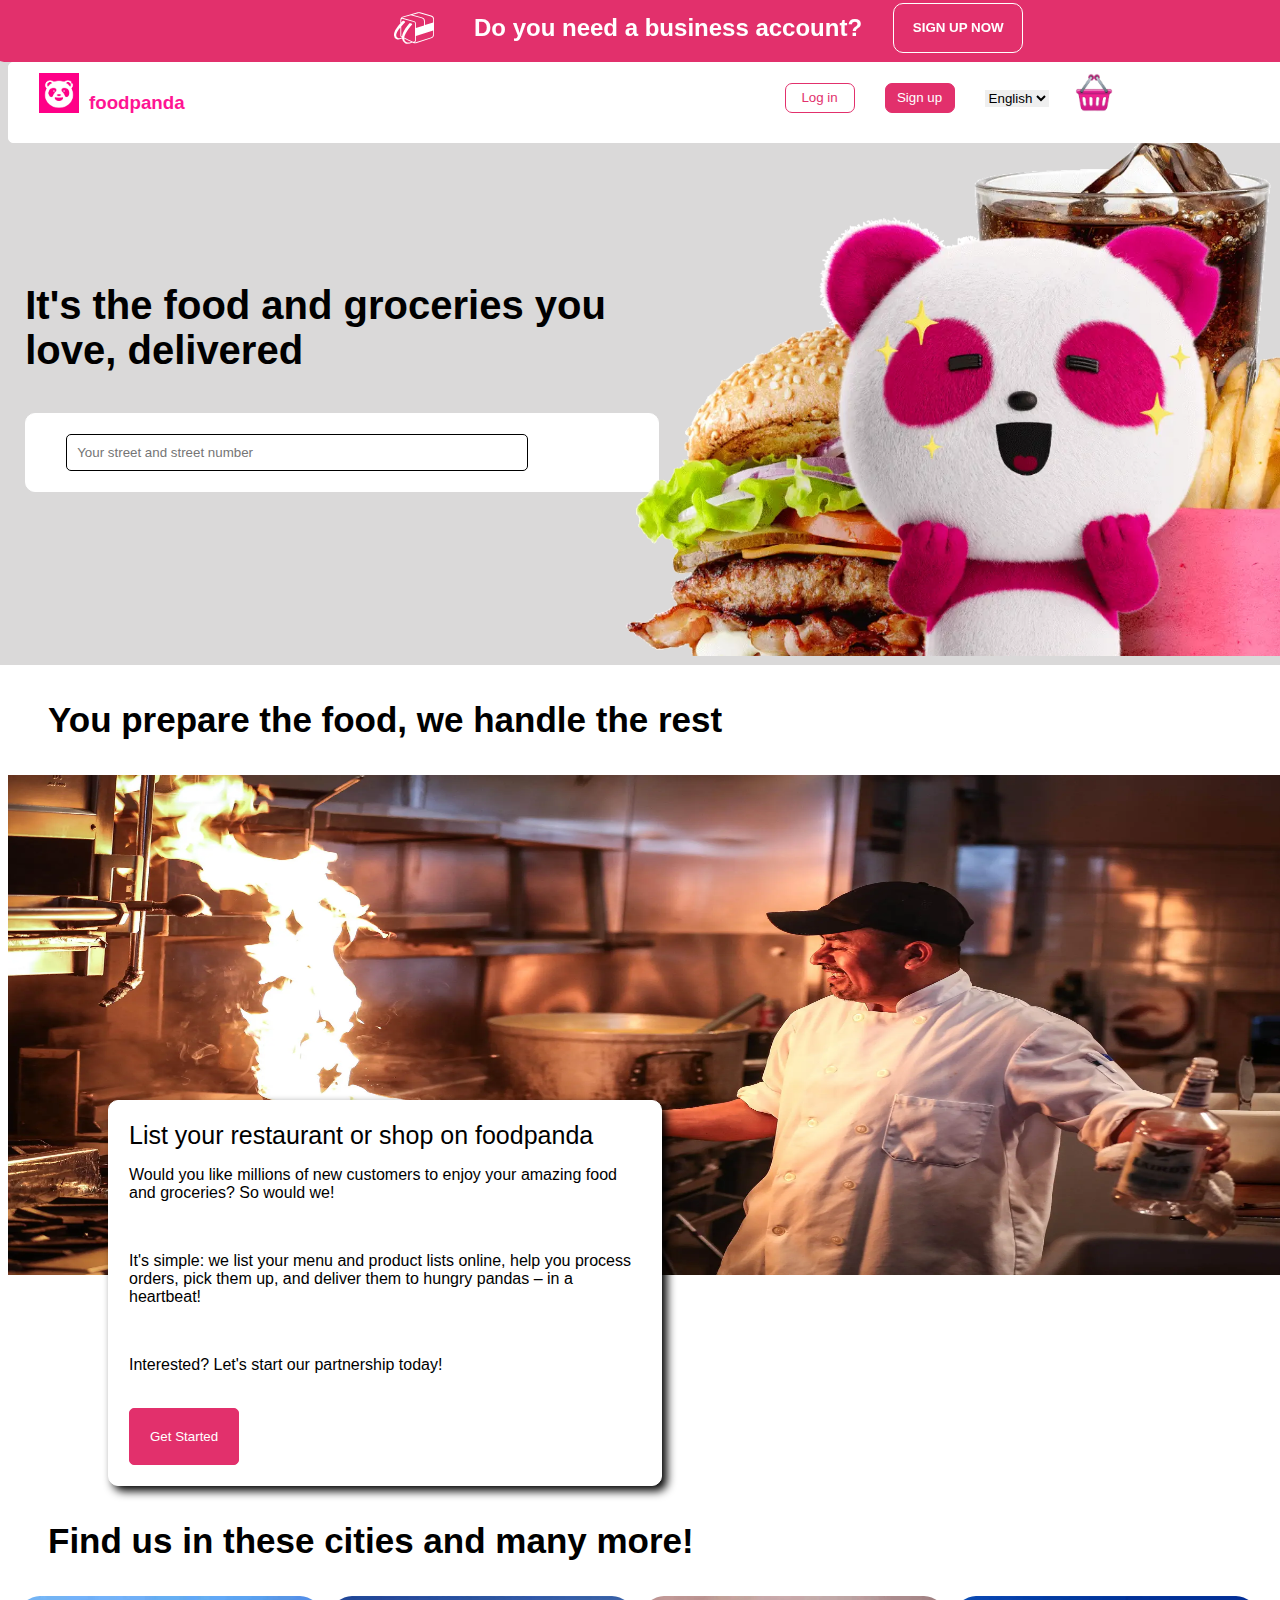
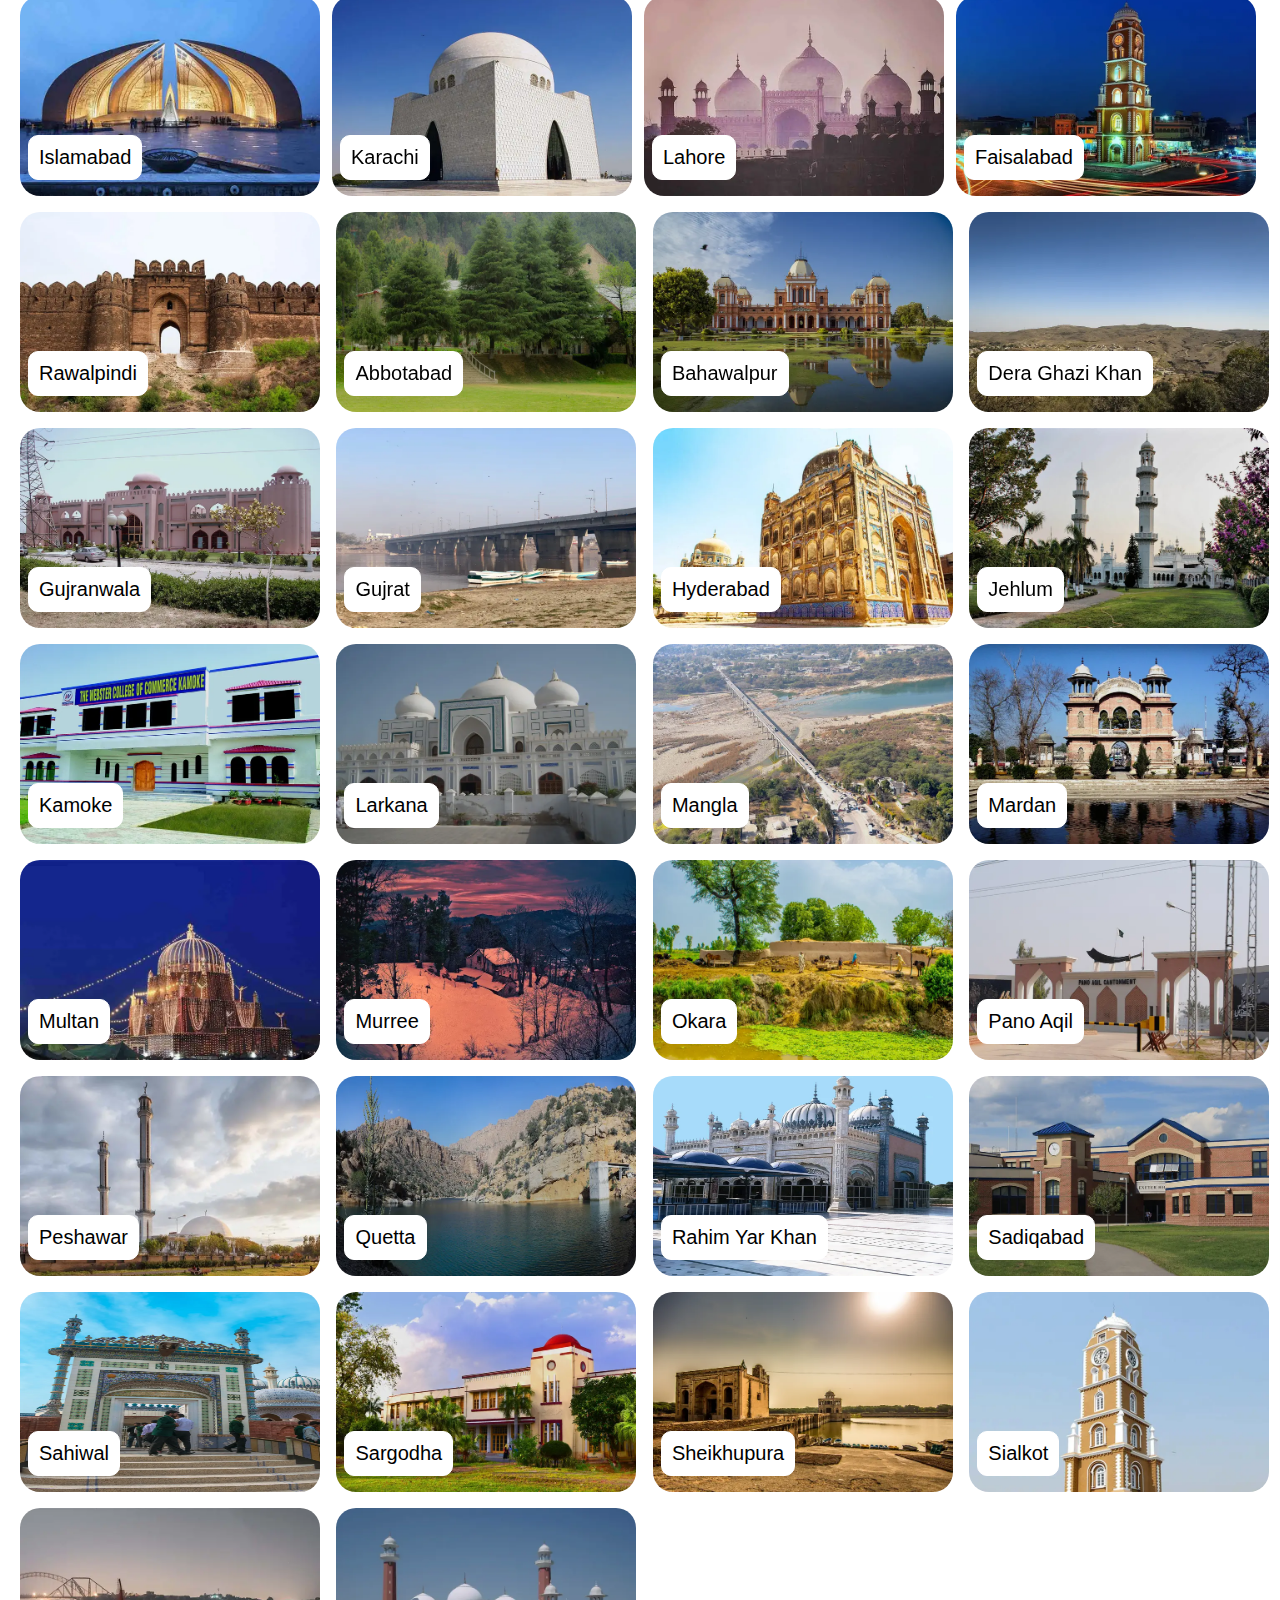
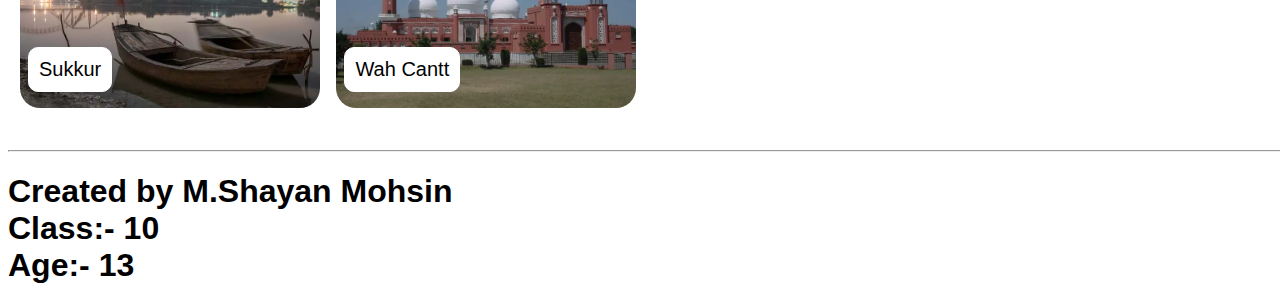
<file: index.html>
<!DOCTYPE html>
<html lang="en">

<head>
    <meta charset="UTF-8">
    <meta name="viewport" content="width=device-width, initial-scale=1.0">
    <title>Food & Grocery Delivery - Restaurants near me in Pakistan | foodpanda</title>
    <link rel="shortcut icon" href="6th Assignment Web & App Image 1 (CSS).png">
    <link rel="stylesheet" href="6th Assignmet Web & App (CSS).css" type="text/css">
</head>
<body>
<div class="Main-Containers">
<div class="Container-1">
<div class="Container-2"><img src="6th Assignment Web & App Image 2 (CSS).svg" alt="" class="Image-1">&nbsp;&nbsp;&nbsp;&nbsp;&nbsp;&nbsp;&nbsp;&nbsp;&nbsp;<div><h2>Do you need a business account?</h2></div>&nbsp;&nbsp;&nbsp;&nbsp;&nbsp;&nbsp;&nbsp; <button type="button" class="Sign-upnow">Sign up now</button></div></div>
<div class="Container-3">
<div class="Container-4"><a href="#"><img src="6th Assignment Web & App Image 3 (CSS).png" class="Image-2" alt=""></a><h3 class="Navbar-2">foodpanda</h3><button class="Login">Log in</button> <button class="Sign-up">Sign up</button><div><select name="EN" class="English"><option value="EN" class="Language">English</option></select></div><img src="6th Assignment Web & App Image 4 (CSS).png" alt="" class="Basket-pic"></div></div></div>
<div class="Container-5"><br><br><br><p>It's the food and groceries you <br>love, delivered <div class="Container-6"><input type="text" class="Location" placeholder="Your street and street number"></div>
</p> <img src="6th Assignment Web & App Image 5 (CSS).webp" alt="" class="Image-5">
</div>

<p class="Middle-Para">
You prepare the food, we handle the rest
</p>
<img src="6th Assignment Web & App Image 6 (CSS).webp" alt="" class="Image-of-chef">
<div class="Container-7"><span class="Text-on-pic">List your restaurant or shop on foodpanda</span><p>Would you like millions of new customers to enjoy your amazing food and groceries? So would we!</p><br><p>It's simple: we list your menu and product lists online, help you process orders, pick them up, and deliver them to hungry pandas – in a heartbeat!</p><br><p>Interested? Let's start our partnership today!</p><br><button>Get Started</button></div>
<p class="Citiesheading">Find us in these cities and many more!</p>
<div class="Container-8">
<div class="cities-div"><div class="Islamabad-image"><img src="6th Assignment Web & App Image 7 (CSS).jpg" alt="" class="cities"><div><input type="button" value="Islamabad" class="Cities-image"></div></div></div>
<div class="cities-div"><div class="Islamabad-image"></div><img src="6th Assignment Web & App (CSS) Image 8.jpg" alt="" class="cities"><div><input type="button" value="Karachi" class="Cities-image"></div></div>
<div class="cities-div"><div class="Islamabad-image"></div><img src="6th Assignment Web & App (CSS) Image 9.jpg" alt="" class="cities"><div><input type="button" value="Lahore" class="Cities-image"></div></div>
<div class="cities-div"><div class="Islamabad-image"></div><img src="6th Assignment Web & App (CSS) Image 10.jpg" alt="" class="cities"><div><input type="button" value="Faisalabad" class="Cities-image"></div></div></div>
<div class="cities-div"><div class="Islamabad-image"></div><img src="6th Assignment Web & App (CSS) Image 11.jpg" alt="" class="cities"><div><input type="button" value="Rawalpindi" class="Cities-image"></div></div></div>
<div class="cities-div"><div class="Islamabad-image"></div><img src="6th Assignment Web & App (CSS) Image 12.jpg" alt="" class="cities"><div><input type="button" value="Abbotabad" class="Cities-image"></div></div></div>
<div class="cities-div"><div class="Islamabad-image"></div><img src="6th Assignment Web & App (CSS) Image 13.jpg" alt="" class="cities"><div><input type="button" value="Bahawalpur" class="Cities-image"></div></div></div>
<div class="cities-div"><div class="Islamabad-image"></div><img src="6th Assignment Web & App (CSS) Image 14.jpg" alt="" class="cities"><div><input type="button" value="Dera Ghazi Khan" class="Cities-image"></div></div></div>
<div class="cities-div"><div class="Islamabad-image"></div><img src="6th Assignment Web & App (CSS) Image 15.jpg" alt="" class="cities"><div><input type="button" value="Gujranwala" class="Cities-image"></div></div></div>
<div class="cities-div"><div class="Islamabad-image"></div><img src="6th Assignment Web & App (CSS) Image 16.jpg" alt="" class="cities"><div><input type="button" value="Gujrat" class="Cities-image"></div></div></div>
<div class="cities-div"><div class="Islamabad-image"></div><img src="6th Assignment Web & App (CSS) Image 17.jpg" alt="" class="cities"><div><input type="button" value="Hyderabad" class="Cities-image"></div></div></div>
<div class="cities-div"><div class="Islamabad-image"></div><img src="6th Assignment Web & App (CSS) Image 18.jpg" alt="" class="cities"><div><input type="button" value="Jehlum" class="Cities-image"></div></div></div>
<div class="cities-div"><div class="Islamabad-image"></div><img src="6th Assignment Web & App (CSS) Image 19.jpg" alt="" class="cities"><div><input type="button" value="Kamoke" class="Cities-image"></div></div></div>
<div class="cities-div"><div class="Islamabad-image"></div><img src="6th Assignment Web & App (CSS) Image 20.jpg" alt="" class="cities"><div><input type="button" value="Larkana" class="Cities-image"></div></div></div>
<div class="cities-div"><div class="Islamabad-image"></div><img src="6th Assignment Web & App (CSS) Image 21.jpg" alt="" class="cities"><div><input type="button" value="Mangla" class="Cities-image"></div></div></div>
<div class="cities-div"><div class="Islamabad-image"></div><img src="6th Assignment Web & App (CSS) Image 22.jpg" alt="" class="cities"><div><input type="button" value="Mardan" class="Cities-image"></div></div></div>
<div class="cities-div"><div class="Islamabad-image"></div><img src="6th Assignment Web & App (CSS) Image 23.jpg" alt="" class="cities"><div><input type="button" value="Multan" class="Cities-image"></div></div></div>
<div class="cities-div"><div class="Islamabad-image"></div><img src="6th Assignment Web & App (CSS) Image 24.jpg" alt="" class="cities"><div><input type="button" value="Murree" class="Cities-image"></div></div></div>
<div class="cities-div"><div class="Islamabad-image"></div><img src="6th Assignment Web & App (CSS) Image 25.jpg" alt="" class="cities"><div><input type="button" value="Okara" class="Cities-image"></div></div></div>
<div class="cities-div"><div class="Islamabad-image"></div><img src="6th Assignment Web & App (CSS) Image 26.jpg" alt="" class="cities"><div><input type="button" value="Pano Aqil" class="Cities-image"></div></div></div>
<div class="cities-div"><div class="Islamabad-image"></div><img src="6th Assignment Web & App (CSS) Image 27.jpg" alt="" class="cities"><div><input type="button" value="Peshawar" class="Cities-image"></div></div></div>
<div class="cities-div"><div class="Islamabad-image"></div><img src="6th Assignment Web & App (CSS) Image 28.jpg" alt="" class="cities"><div><input type="button" value="Quetta" class="Cities-image"></div></div></div>
<div class="cities-div"><div class="Islamabad-image"></div><img src="6th Assignment Web & App (CSS) Image 29.jpg" alt="" class="cities"><div><input type="button" value="Rahim Yar Khan" class="Cities-image"></div></div></div>
<div class="cities-div"><div class="Islamabad-image"></div><img src="6th Assignment Web & App (CSS) Image 30.jpg" alt="" class="cities"><div><input type="button" value="Sadiqabad" class="Cities-image"></div></div></div>
<div class="cities-div"><div class="Islamabad-image"></div><img src="6th Assignment Web & App (CSS) Image 31.jpg" alt="" class="cities"><div><input type="button" value="Sahiwal" class="Cities-image"></div></div></div>
<div class="cities-div"><div class="Islamabad-image"></div><img src="6th Assignment Web & App (CSS) Image 32.jpg" alt="" class="cities"><div><input type="button" value="Sargodha" class="Cities-image"></div></div></div>
<div class="cities-div"><div class="Islamabad-image"></div><img src="6th Assignment Web & App (CSS) Image 33.jpg" alt="" class="cities"><div><input type="button" value="Sheikhupura" class="Cities-image"></div></div></div>
<div class="cities-div"><div class="Islamabad-image"></div><img src="6th Assignment Web & App (CSS) Image 34.jpg" alt="" class="cities"><div><input type="button" value="Sialkot" class="Cities-image"></div></div></div>
<div class="cities-div"><div class="Islamabad-image"></div><img src="6th Assignment Web & App (CSS) Image 35.jpg" alt="" class="cities"><div><input type="button" value="Sukkur" class="Cities-image"></div></div></div>
<div class="cities-div"><div class="Islamabad-image"></div><img src="6th Assignment Web & App (CSS) Image 36.jpg" alt="" class="cities"><div><input type="button" value="Wah Cantt" class="Cities-image"></div></div></div>
</div></div></div>
<br><br><hr>
<h1>Created by M.Shayan Mohsin <br> Class:- 10 <br>Age:- 13</h1>
</body>
</html>
</file>
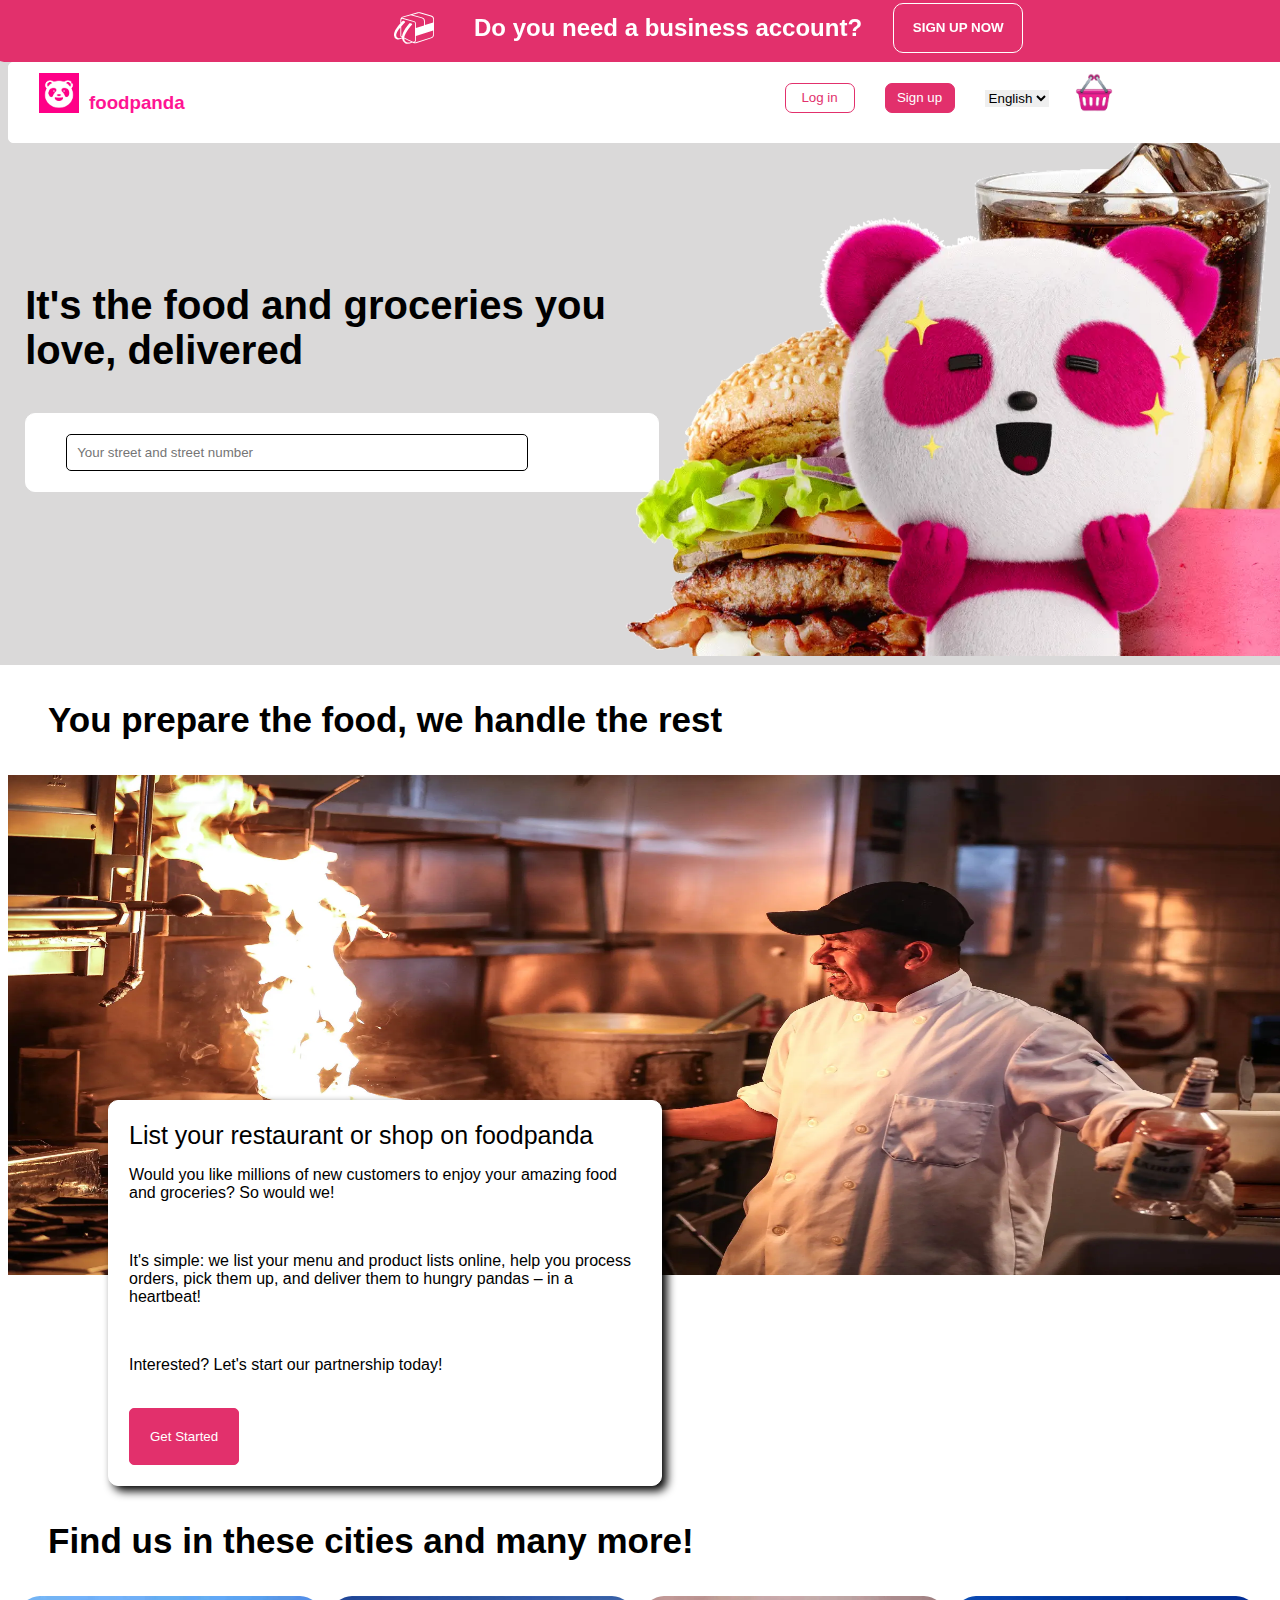
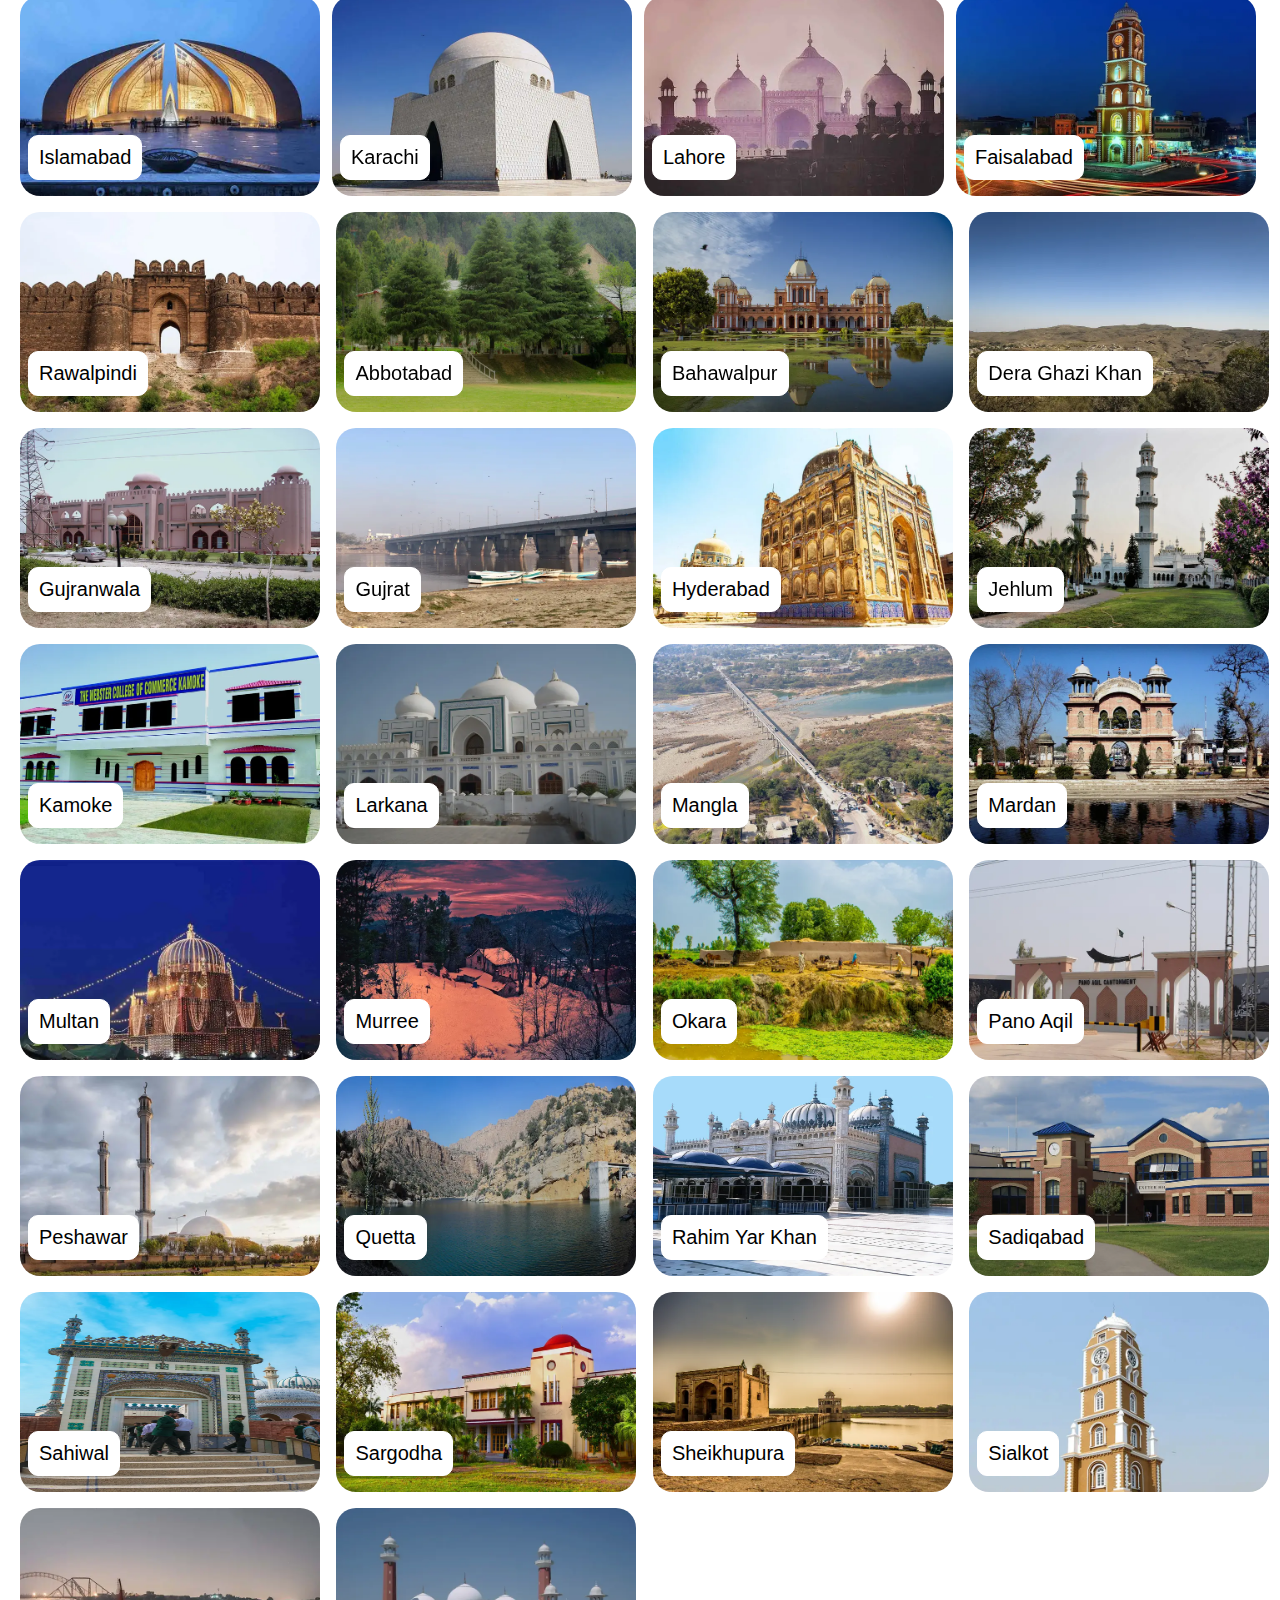
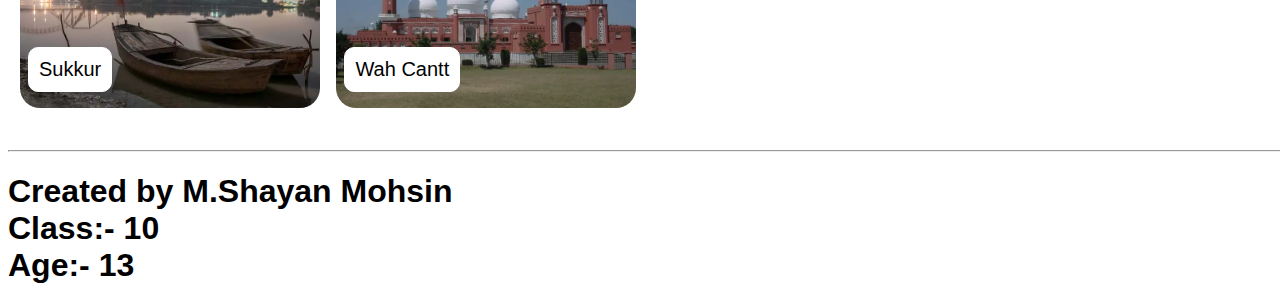
<file: 6th Assignment Web & App (CSS).html>
<!DOCTYPE html>
<html lang="en">

<head>
    <meta charset="UTF-8">
    <meta name="viewport" content="width=device-width, initial-scale=1.0">
    <title>Food & Grocery Delivery - Restaurants near me in Pakistan | foodpanda</title>
    <link rel="shortcut icon" href="6th Assignment Web & App Image 1 (CSS).png">
    <link rel="stylesheet" href="6th Assignmet Web & App (CSS).css" type="text/css">
</head>
<body>
<div class="Main-Containers">
<div class="Container-1">
<div class="Container-2"><img src="6th Assignment Web & App Image 2 (CSS).svg" alt="" class="Image-1">&nbsp;&nbsp;&nbsp;&nbsp;&nbsp;&nbsp;&nbsp;&nbsp;&nbsp;<div><h2>Do you need a business account?</h2></div>&nbsp;&nbsp;&nbsp;&nbsp;&nbsp;&nbsp;&nbsp; <button type="button" class="Sign-upnow">Sign up now</button></div></div>
<div class="Container-3">
<div class="Container-4"><a href="#"><img src="6th Assignment Web & App Image 3 (CSS).png" class="Image-2" alt=""></a><h3 class="Navbar-2">foodpanda</h3><button class="Login">Log in</button> <button class="Sign-up">Sign up</button><div><select name="EN" class="English"><option value="EN" class="Language">English</option></select></div><img src="6th Assignment Web & App Image 4 (CSS).png" alt="" class="Basket-pic"></div></div></div>
<div class="Container-5"><br><br><br><p>It's the food and groceries you <br>love, delivered <div class="Container-6"><input type="text" class="Location" placeholder="Your street and street number"></div>
</p> <img src="6th Assignment Web & App Image 5 (CSS).webp" alt="" class="Image-5">
</div>

<p class="Middle-Para">
You prepare the food, we handle the rest
</p>
<img src="6th Assignment Web & App Image 6 (CSS).webp" alt="" class="Image-of-chef">
<div class="Container-7"><span class="Text-on-pic">List your restaurant or shop on foodpanda</span><p>Would you like millions of new customers to enjoy your amazing food and groceries? So would we!</p><br><p>It's simple: we list your menu and product lists online, help you process orders, pick them up, and deliver them to hungry pandas – in a heartbeat!</p><br><p>Interested? Let's start our partnership today!</p><br><button>Get Started</button></div>
<p class="Citiesheading">Find us in these cities and many more!</p>
<div class="Container-8">
<div class="cities-div"><div class="Islamabad-image"><img src="6th Assignment Web & App Image 7 (CSS).jpg" alt="" class="cities"><div><input type="button" value="Islamabad" class="Cities-image"></div></div></div>
<div class="cities-div"><div class="Islamabad-image"></div><img src="6th Assignment Web & App (CSS) Image 8.jpg" alt="" class="cities"><div><input type="button" value="Karachi" class="Cities-image"></div></div>
<div class="cities-div"><div class="Islamabad-image"></div><img src="6th Assignment Web & App (CSS) Image 9.jpg" alt="" class="cities"><div><input type="button" value="Lahore" class="Cities-image"></div></div>
<div class="cities-div"><div class="Islamabad-image"></div><img src="6th Assignment Web & App (CSS) Image 10.jpg" alt="" class="cities"><div><input type="button" value="Faisalabad" class="Cities-image"></div></div></div>
<div class="cities-div"><div class="Islamabad-image"></div><img src="6th Assignment Web & App (CSS) Image 11.jpg" alt="" class="cities"><div><input type="button" value="Rawalpindi" class="Cities-image"></div></div></div>
<div class="cities-div"><div class="Islamabad-image"></div><img src="6th Assignment Web & App (CSS) Image 12.jpg" alt="" class="cities"><div><input type="button" value="Abbotabad" class="Cities-image"></div></div></div>
<div class="cities-div"><div class="Islamabad-image"></div><img src="6th Assignment Web & App (CSS) Image 13.jpg" alt="" class="cities"><div><input type="button" value="Bahawalpur" class="Cities-image"></div></div></div>
<div class="cities-div"><div class="Islamabad-image"></div><img src="6th Assignment Web & App (CSS) Image 14.jpg" alt="" class="cities"><div><input type="button" value="Dera Ghazi Khan" class="Cities-image"></div></div></div>
<div class="cities-div"><div class="Islamabad-image"></div><img src="6th Assignment Web & App (CSS) Image 15.jpg" alt="" class="cities"><div><input type="button" value="Gujranwala" class="Cities-image"></div></div></div>
<div class="cities-div"><div class="Islamabad-image"></div><img src="6th Assignment Web & App (CSS) Image 16.jpg" alt="" class="cities"><div><input type="button" value="Gujrat" class="Cities-image"></div></div></div>
<div class="cities-div"><div class="Islamabad-image"></div><img src="6th Assignment Web & App (CSS) Image 17.jpg" alt="" class="cities"><div><input type="button" value="Hyderabad" class="Cities-image"></div></div></div>
<div class="cities-div"><div class="Islamabad-image"></div><img src="6th Assignment Web & App (CSS) Image 18.jpg" alt="" class="cities"><div><input type="button" value="Jehlum" class="Cities-image"></div></div></div>
<div class="cities-div"><div class="Islamabad-image"></div><img src="6th Assignment Web & App (CSS) Image 19.jpg" alt="" class="cities"><div><input type="button" value="Kamoke" class="Cities-image"></div></div></div>
<div class="cities-div"><div class="Islamabad-image"></div><img src="6th Assignment Web & App (CSS) Image 20.jpg" alt="" class="cities"><div><input type="button" value="Larkana" class="Cities-image"></div></div></div>
<div class="cities-div"><div class="Islamabad-image"></div><img src="6th Assignment Web & App (CSS) Image 21.jpg" alt="" class="cities"><div><input type="button" value="Mangla" class="Cities-image"></div></div></div>
<div class="cities-div"><div class="Islamabad-image"></div><img src="6th Assignment Web & App (CSS) Image 22.jpg" alt="" class="cities"><div><input type="button" value="Mardan" class="Cities-image"></div></div></div>
<div class="cities-div"><div class="Islamabad-image"></div><img src="6th Assignment Web & App (CSS) Image 23.jpg" alt="" class="cities"><div><input type="button" value="Multan" class="Cities-image"></div></div></div>
<div class="cities-div"><div class="Islamabad-image"></div><img src="6th Assignment Web & App (CSS) Image 24.jpg" alt="" class="cities"><div><input type="button" value="Murree" class="Cities-image"></div></div></div>
<div class="cities-div"><div class="Islamabad-image"></div><img src="6th Assignment Web & App (CSS) Image 25.jpg" alt="" class="cities"><div><input type="button" value="Okara" class="Cities-image"></div></div></div>
<div class="cities-div"><div class="Islamabad-image"></div><img src="6th Assignment Web & App (CSS) Image 26.jpg" alt="" class="cities"><div><input type="button" value="Pano Aqil" class="Cities-image"></div></div></div>
<div class="cities-div"><div class="Islamabad-image"></div><img src="6th Assignment Web & App (CSS) Image 27.jpg" alt="" class="cities"><div><input type="button" value="Peshawar" class="Cities-image"></div></div></div>
<div class="cities-div"><div class="Islamabad-image"></div><img src="6th Assignment Web & App (CSS) Image 28.jpg" alt="" class="cities"><div><input type="button" value="Quetta" class="Cities-image"></div></div></div>
<div class="cities-div"><div class="Islamabad-image"></div><img src="6th Assignment Web & App (CSS) Image 29.jpg" alt="" class="cities"><div><input type="button" value="Rahim Yar Khan" class="Cities-image"></div></div></div>
<div class="cities-div"><div class="Islamabad-image"></div><img src="6th Assignment Web & App (CSS) Image 30.jpg" alt="" class="cities"><div><input type="button" value="Sadiqabad" class="Cities-image"></div></div></div>
<div class="cities-div"><div class="Islamabad-image"></div><img src="6th Assignment Web & App (CSS) Image 31.jpg" alt="" class="cities"><div><input type="button" value="Sahiwal" class="Cities-image"></div></div></div>
<div class="cities-div"><div class="Islamabad-image"></div><img src="6th Assignment Web & App (CSS) Image 32.jpg" alt="" class="cities"><div><input type="button" value="Sargodha" class="Cities-image"></div></div></div>
<div class="cities-div"><div class="Islamabad-image"></div><img src="6th Assignment Web & App (CSS) Image 33.jpg" alt="" class="cities"><div><input type="button" value="Sheikhupura" class="Cities-image"></div></div></div>
<div class="cities-div"><div class="Islamabad-image"></div><img src="6th Assignment Web & App (CSS) Image 34.jpg" alt="" class="cities"><div><input type="button" value="Sialkot" class="Cities-image"></div></div></div>
<div class="cities-div"><div class="Islamabad-image"></div><img src="6th Assignment Web & App (CSS) Image 35.jpg" alt="" class="cities"><div><input type="button" value="Sukkur" class="Cities-image"></div></div></div>
<div class="cities-div"><div class="Islamabad-image"></div><img src="6th Assignment Web & App (CSS) Image 36.jpg" alt="" class="cities"><div><input type="button" value="Wah Cantt" class="Cities-image"></div></div></div>
</div></div></div>
<br><br><hr>
<h1>Created by M.Shayan Mohsin <br> Class:- 10 <br>Age:- 13</h1>
</body>
</html>
</file>
<file: 6th Assignmet Web & App (CSS).css>
body{
    font-family: Arial, Helvetica, sans-serif;
    width: 100%;
    font-family: Arial, Helvetica, sans-serif;
}
.Container-1{
    background-color: #e2306c;
    width: 1400px;
    color: white;
    border-radius: 10px;
    display: flex;
    margin-top: -1%;
    margin-right: -1%;
    margin-left: -1%;
    padding: 0%;
    position: relative;
}
.Container-2{
    display: flex;
    margin-left: 400px;
    margin-right: -1%;
}
.Image-1{
    width: 40px;
    height: 40px;
    margin: auto;
    -webkit-filter: invert(100%);
}
.Sign-upnow{
    background-color: #e2306c;
    color: white;
    border: 1px solid white;
    border-radius: 10px;
    margin: auto;
   height: 50px;
   width: 130px;
   font-weight: bold;
    text-transform: uppercase;
    cursor: pointer;
}
.Sign-upnow:hover{
    background-color: white;
    color: #e2306c;
}
.Container-3{
    background-color: white;
    border: 1px solid white;
    border-radius: 5px;
    padding: 10px;
    width: 100%;
    padding-left: 30px;
    color: deeppink;
    display: flex;
}
.Container-4{
    display: flex;
}
.Container-5{
    font-size: 30px;

}
.Image-2{
width: 40px;
height: 40px;
margin: auto;
display: inline-block;
}
.Container-3{
    background-color: white;
    position: relative;
    padding-top: 10px;
    padding-bottom: 10px;
}
.Navbar-2{
    padding-left: 10px;
}
.Login{
color: #e2306c;
border: 1px solid #e2306c;
border-radius: 7px;
height: 30px;
background-color: white;
width: 70px;
margin-top: 10px;
margin-bottom: 10px;
margin-left: 600px;
cursor: pointer;
}
.Sign-up{
    background-color: #e2306c;
    color: white;
    border-radius: 7px;
    height: 30px;
    width: 70px;
    margin-top: 10px;
    margin-bottom: 10px;
    margin-left: 30px;
    cursor: pointer;
    border: 1px solid #e2306c;
}
.English{
    border: 1px none;
    margin-left: 30px;
    margin-top: 17px;
}
.Basket-pic{
    width: 50px;
    height: 40px;
    margin-left: 20px;
    cursor: pointer;
}
 .Container-5{
    background-color: #dad9d9;
    font-size: 40px;
    padding-top: 100px;
    font-family: Arial, Helvetica, sans-serif;
    font-weight: 550;
    margin-left: -1%;
    padding-left: 30px;
 }
 .Container-5 > p {
    display: flex;
 }
.Container-6{
    border: 1px solid white;
    width: 50%;
    background-color: white;
    border-radius: 10px;
}
.Location{
    border-radius: 5px;
    border: 1px solid black;
    margin-left: 40px;
    margin-bottom: 20px;
    margin-top: 20px;
    width: 200px;
    padding-top: 10px;
    padding-right: 250px;
    padding-left: 10px;
    padding-bottom: 10px;
}
.Image-5{
    height: 70%;
    width: 70%;
    margin-left: 600px;
    margin-top: -40%;
}
.Middle-Para{
    font-weight: 550;
    font-size: 35px;
margin-left: 40px;
}
.Image-of-chef{
    width: 100%;
    height: 500px;
    z-index: -1;
    position: absolute;
}
.Main-Containers{
    position: fixed;
}
.Container-7{
    border: 1px solid white;
    border-radius: 10px;
    background-color: white;
    color: black;
    padding: 20px 20px;
    width: 40%;
    margin-top: 360px;
    margin-left: 100px;
    box-shadow: 5px 5px 10px;
}
.Text-on-pic{
    font-size: 25px;
}
.Container-7 > button{
    background-color: #e2306c;
    color: white;
    border: 1px solid #e2306c;
    padding: 20px;
    border-radius: 5px;
    cursor: pointer;
}
.Citiesheading{
    font-weight: 550;
    font-size: 35px;
margin-left: 40px;
}
.cities{
    width: 300px ;
    height: 200px;
    cursor: pointer;
}
img:hover{
    transform: scale(1.05);
}
.cities{
    border-radius: 20px;
    margin-left: 12px;
    margin-bottom: 12px;
}
.Cities-image{
    border: 1px solid white;
    border-radius: 10px;
    margin-top: -6%;
    cursor: pointer;
    margin-left: 20px;
    background-color: white;
    font-size: 20px;
    position: absolute;
    padding: 10px;
}
.Islamabad{
    display: inline-block;
}
.Container-8{
    display: flex;
}
.cities-div{
    display: inline-block;
}
</file>
